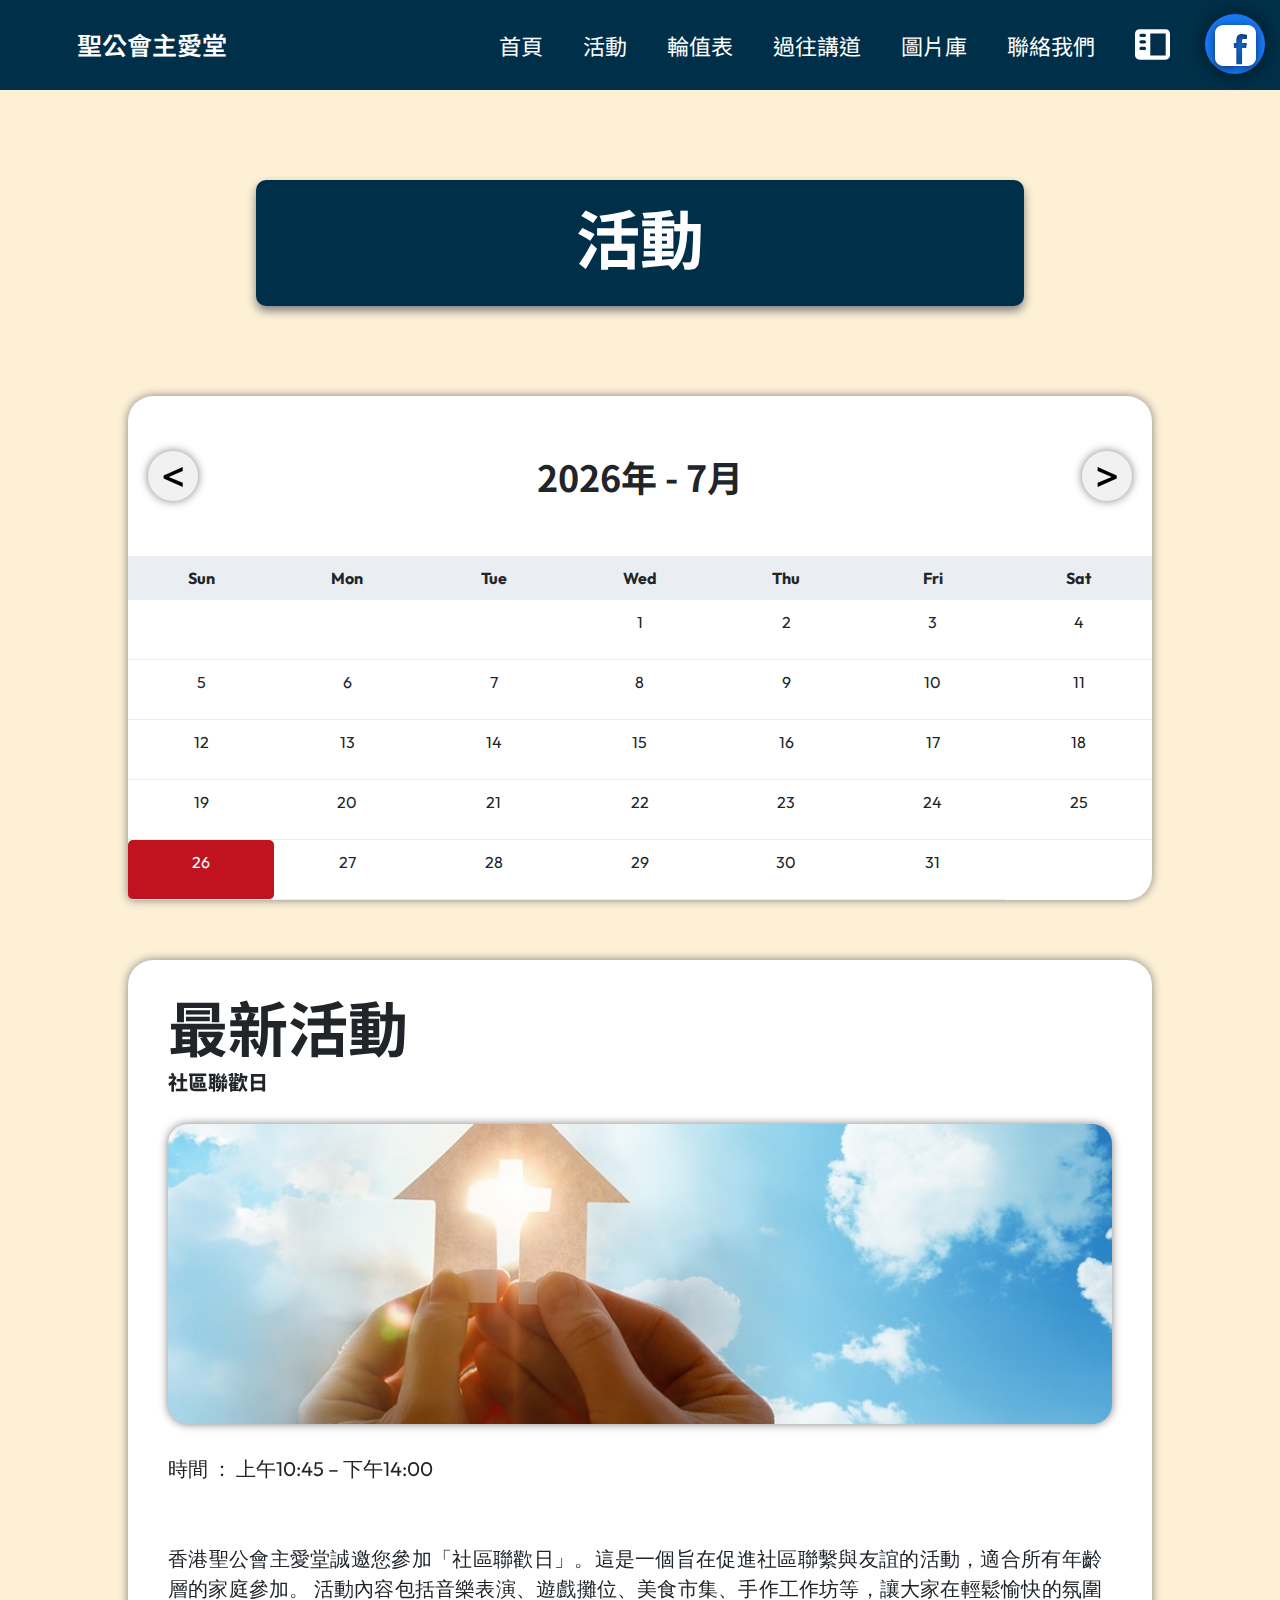
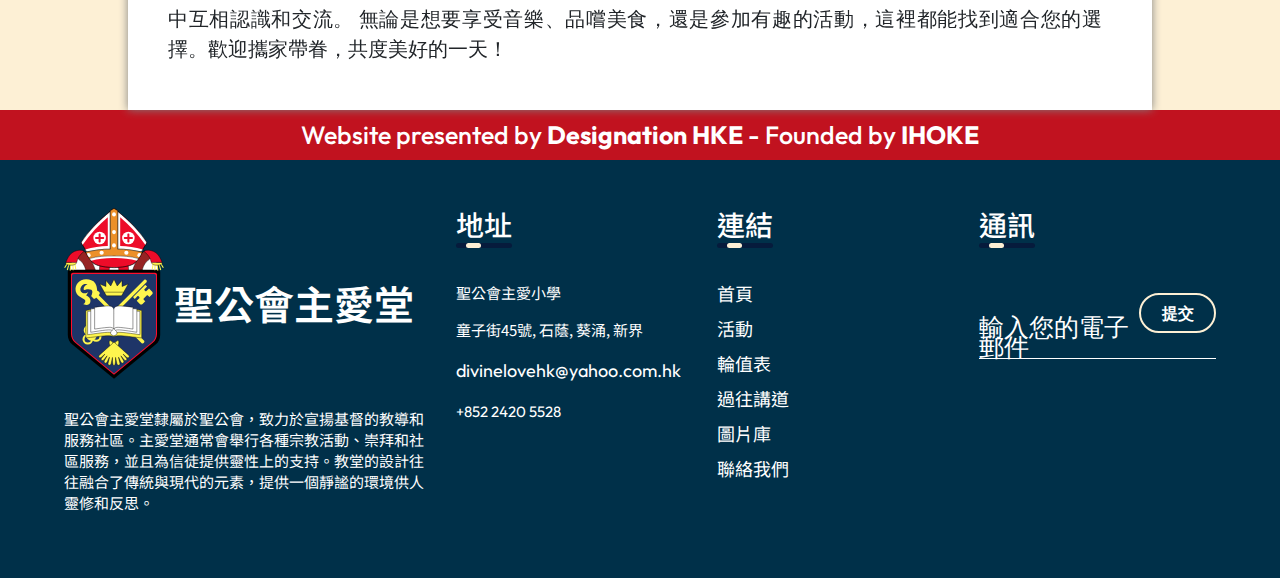
<file: subpages/events/events.html>
<!doctype html>
<html>

	<head>
		<!-- Meta -->
		<meta charset="utf-8">
		<title>聖公會主愛堂 - 活動</title>
		<link rel="icon" type="images/x-icon" href="../../images/common/emblem.ico">
				
		<!-- Preconnect to Google Fonts-->
		<link rel="preconnect" href="https://fonts.googleapis.com">
		<link rel="preconnect" href="https://fonts.gstatic.com" crossorigin>

		<!-- Font Downloads -->
		<link href="https://fonts.googleapis.com/css2?family=Noto+Sans+TC:wght@100..900&display=swap" rel="stylesheet">
		<link href="https://fonts.googleapis.com/css2?family=Outfit:wght@100..900&display=swap" rel="stylesheet">

		<!-- CSS Link -->
		<link href="../../common.css" rel="stylesheet">
		<link href="events.css" rel="stylesheet">

		<!-- BootStrap -->
		<link href="https://cdn.jsdelivr.net/npm/bootstrap@5.3.3/dist/css/bootstrap.min.css" rel="stylesheet" integrity="sha384-QWTKZyjpPEjISv5WaRU9OFeRpok6YctnYmDr5pNlyT2bRjXh0JMhjY6hW+ALEwIH" crossorigin="anonymous">

		<!--Scroll To Top-->
		<script>
			function scrollToTop() {
				window.scrollTo({
				top: 0,
				behavior: 'smooth' // Smooth scroll
				});
			}
			
			// Show button when scrolling down
			window.onscroll = function() {
				const button = document.getElementById('scrollToTop');
				if (document.body.scrollTop > 100 || document.documentElement.scrollTop > 100) {
				button.style.display = 'block'; // Show button
				} else {
				button.style.display = 'none'; // Hide button
				}
			};
		</script>
	</head>

	<body class="body-main">

		<!-- BootStrap -->
		<script src="https://cdn.jsdelivr.net/npm/bootstrap@5.3.3/dist/js/bootstrap.bundle.min.js" integrity="sha384-YvpcrYf0tY3lHB60NNkmXc5s9fDVZLESaAA55NDzOxhy9GkcIdslK1eN7N6jIeHz" crossorigin="anonymous"></script>

		<!-- Start of NavBar v2 -->
		<nav class="nav-flex">
			<ul lang="zh-HK">
				<li><a href="https://dwk.hkskh.org/divinelove/index.aspx">	聖公會主愛堂	</a></li>
				<li><a href="../../index.html">								首頁			</a></li>
				<li><a href="../events/events.html">						活動			</a></li>
				<li><a href="../duty/duty.html">							輪值表			</a></li>
				<li><a href="../sermons/sermons.html">						過往講道		</a></li>
				<li><a href="../gallery/gallery.html">						圖片庫			</a></li>
				<li><a href="../contact/contact.html">						聯絡我們		</a></li>
				<li onclick=sideNavShow()><img src="../../images/common/sidebar.svg" height="35px"></li>
				<li>
					<div>
						<button class="nav-action">
							<link href="../../components/spin-fb.css" rel="stylesheet">
							<a href="https://www.facebook.com/JDmOwO" class="nav-fb">
							<svg xmlns="http://www.w3.org/2000/svg" xmlns:xlink="http://www.w3.org/1999/xlink" version="1.0" x="0px" y="0px" width="41" height="41" viewBox="0 0 50 50" class="icon icons8-Facebook-Filled">
								<path d="M40,0H10C4.486,0,0,4.486,0,10v30c0,5.514,4.486,10,10,10h30c5.514,0,10-4.486,10-10V10C50,4.486,45.514,0,40,0z M39,17h-3 c-2.145,0-3,0.504-3,2v3h6l-1,6h-5v20h-7V28h-3v-6h3v-3c0-4.677,1.581-8,7-8c2.902,0,6,1,6,1V17z" fill="#ffffff"></path>
							</svg>
							</a>
						</button><br>
					</div>
				</li>
			</ul>
		</nav>

		<!-- Start of Sidebar -->
		<div class="nav-side-bg">
			<nav class="nav-side font-HK">
				<li><a href="https://dwk.hkskh.org/divinelove/index.aspx">	聖公會主愛堂	</a></li>

				<li onclick=sideNavHide()>
					<p class=" v-center">關閉此視窗</p>
					<svg xmlns="http://www.w3.org/2000/svg" width="40" height="40" viewBox="0 0 24 24" fill="none" stroke="currentColor" stroke-width="2" stroke-linecap="round" stroke-linejoin="round" style="position: relative; top: 4px;">
						<line x1="5" y1="12" x2="19" y2="12"></line>
						<polyline points="12 5 19 12 12 19"></polyline>
					</svg>
				</li>

				<li><a href="../../index.html">								首頁			</a></li>
				<li><a href="../events/events.html">						活動			</a></li>
				<li><a href="../duty/duty.html">							輪值表			</a></li>
				<li><a href="../sermons/sermons.html">						過往講道		</a></li>
				<li><a href="../gallery/gallery.html">						圖片庫			</a></li>
				<li><a href="../contact/contact.html">						聯絡我們		</a></li>
			</nav>
		</div>
		<!-- End of Sidebar -->

		<!-- JS for the Sidebar -->
		<script>
			function sideNavShow() {
				const sideNavBG = document.querySelector(".nav-side-bg");
				const sideNav = document.querySelector(".nav-side");

				sideNavBG.classList.add("show");
				sideNav.classList.add("show");

				document.body.style.overflow = "hidden";
			}

			function sideNavHide() {
				const sideNavBG = document.querySelector(".nav-side-bg");
				const sideNav = document.querySelector(".nav-side");

				sideNavBG.classList.remove("show");
				sideNav.classList.remove("show");

				document.body.style.overflow = "";
			}
		</script>
		<!-- End of Sidebar JS -->
		<!-- End of NavBar v2 -->

		<!-- Start of Calendar -->
		<div class="s-header-c">
			<div class="s-header-m">
				<h2>
					<span class="chi">活動</span>
					<span class="eng">Events</span>
				</h2>
			</div>
		</div>

		<section class="s1 container-fluid g-0">
			<div class="row g-0">
				<div class="calendar">
					<div class="calendar-header">
					<button id="prev-month"><</button>
					<div id="month-year" lang="zh-HK"></div>
					<button id="next-month">></button>
					</div>
					<div class="calendar-body">

						<div class="calendar-weekdays">
							<div>Sun</div>
							<div>Mon</div>
							<div>Tue</div>
							<div>Wed</div>
							<div>Thu</div>
							<div>Fri</div>
							<div>Sat</div>
						</div>
						
					<div class="calendar-weekdays">
						<!-- Weekday Names -->
					</div>
					<div class="calendar-dates">
						<!-- Dates will be populated here -->
					</div>
					</div>
				</div>
				
				<script src="calendar.js"></script>

			</div>
		</section>
		<!-- End of Calendar -->

		<!-- Start of Section 1 - Info -->
		<section class="s2">
			<div class="s2-slide">
				<h2 lang="zh-HK">最新活動</h2>
				<h6 lang="zh-HK">社區聯歡日</h6>
				<div class="s2-img">
					<img src="images/eventCoverPage.jpg">
				</div>
				<p class="overflow-y">
					時間 ： 上午10:45 – 下午14:00<br>
					<br><br>
					香港聖公會主愛堂誠邀您參加「社區聯歡日」。這是一個旨在促進社區聯繫與友誼的活動，適合所有年齡層的家庭參加。
					活動內容包括音樂表演、遊戲攤位、美食市集、手作工作坊等，讓大家在輕鬆愉快的氛圍中互相認識和交流。
					無論是想要享受音樂、品嚐美食，還是參加有趣的活動，這裡都能找到適合您的選擇。歡迎攜家帶眷，共度美好的一天！
				</p>
			</div>
		</section>
		<!-- End of Section 1 -->

		<div class="row footer-credit g-0">
			<div class="col-12 text-center">
				<a href="https://github.com/IHOKE/AST10926-Church-Redesign-v3"><h2 class="v-center">Website presented by <b>Designation HKE</b> - Founded by <b>IHOKE</b></h2></a>
			</div>
		</div>
			
			<!-- Start of Footer -->
			<footer>
				<div class="row fot-row">
				<div class="col-4 fot-col">
					<div class="logo-container">
					<img src="../../images/common/emblem.svg" alt="Logo" class="logo">
					<h6>
						<span class="chi">聖公會主愛堂</span>
						<span class="eng">Church of Divine Love</span>
					</h6>
					</div>
					<p>
						<span class="chi">聖公會主愛堂隸屬於聖公會，致力於宣揚基督的教導和服務社區。主愛堂通常會舉行各種宗教活動、崇拜和社區服務，並且為信徒提供靈性上的支持。教堂的設計往往融合了傳統與現代的元素，提供一個靜謐的環境供人靈修和反思。</span>
						<span class="eng">The Episcopal Church of the Lord's Love is affiliated with the Episcopal Church and is committed to proclaiming the teachings of Christ and serving the community. The Church of the Lord's Love typically holds a variety of religious programs, worship services, and community services, and provides spiritual support for its members. The design of the church is often a blend of traditional and modern elements, providing a quiet environment for spirituality and reflection. Translated with DeepL.com (free version)</span>
					</p>
				</div>
				
				<div class="col fot-col">
					<h3>
						<span class="chi">地址</span>
						<span class="eng">Address</span>
						<div class="line"><span></span></div>
					</h3>
					<a href="https://maps.app.goo.gl/H6TnAkTS7bFM9z5c6">
					<p>
						<span class="chi">聖公會主愛小學</span>
						<span class="eng">HKSKH School of Divine Love</span>
					</p>
					<p>
						<span class="chi">童子街45號, 石蔭, 葵涌, 新界</span>
						<span class="eng">45 Tung Tsz Street, Shek Yam, Kwai Chung, New Territories</span>
					</p>
					</a>
					<p class="email"><a href="mailto:divinelovehk@yahoo.com.hk">divinelovehk@yahoo.com.hk</a></p>
					<p>+852 2420 5528</p>
				</div>
				
				<div class="col fot-col">
					<h3>
						<span class="chi">連結</span>
						<span class="eng">Link</span>
						<div class="line"><span></span></div>
					</h3>
					<ul>
						<li><a href="index.html">
							<span class="chi">首頁</span>
							<span class="eng">Homepage</span>
						</a></li>

						<li><a href="subpages/events/events.html">
							<span class="chi">活動</span>
							<span class="eng">Events</span>
						</a></li>

						<li><a href="subpages/duty/duty.html">				
							<span class="chi">輪值表</span>
							<span class="eng">Duties</span>
						</a></li>

						<li><a href="subpages/sermons/sermons.html">
							<span class="chi">過往講道</span>
							<span class="eng">Sermons</span>
						</a></li>

						<li><a href="subpages/gallery/gallery.html">
							<span class="chi">圖片庫</span>
							<span class="eng">Gallery</span>
						</a></li>
						
						<li><a href="subpages/contact/contact.html">
							<span class="chi">聯絡我們</span>
							<span class="eng">Contact</span>
						</a></li>
					</ul>
				</div>
				
				<div class="col fot-col">
					<h3>
						<span class="chi">通訊</span>
						<span class="eng">Contact</span>
						<div class="line"><span></span></div>
					</h3>
					<form>
						<div class="inputBox">
							<input type="email" required>
							<span class="chi">輸入您的電子郵件</span>
							<span class="eng">Enter your email</span>
						</div>
						<input class="btn btn-primary sub-btn chi" type="submit" value="提交">
					</form>
				
				</div>
				</div>
			</footer>
			<!-- End of Footer -->
			<button id="scrollToTop" onclick="scrollToTop()" style="display: none;">↑</button>
	</body>

</html>
</file>
<file: common.css>
@charset "utf-8";

/* Pallette */
:root {
	--color-primary-1: #003049;
	--color-primary-2: #669BBC;
	--color-accent: #780000;
	--color-white:#FDF0D5;
	--color-highlight:#C1121F;
	--color-shadow: gray;

	--color-font-white:#ffffff;
	--color-font-black:#000000;
}

.body-main {
	background-color:var(--color-white);
	font-family: "Outfit", serif;
	overflow-x: hidden;
}

[lang="zh-HK"] {
	font-family: 'Noto Sans TC', serif !important;
}

header {
	height: 20vw;
	max-height: 180px;
	width: 100vw !important;
}

/* Start of Section Headers */
.s-header-c{
	width: 100vw;
	display: flex;
	flex-direction: column;
	padding: 10vh 0;

	.s-header-l, .s-header-r, .s-header-m{
		width: 60%;
		padding: 2vh 0;
		display: flex;
		flex-direction: column;
		justify-content: center;
		min-height: 100px;
		max-height: 150px;
		color: var(--color-font-white);
		background-color: var(--color-primary-1);
	}
	
	.s-header-l{
		align-self: start;
		align-items: start;
		border-radius: 0px 10px 10px 0px;
		filter: drop-shadow( -5px 5px 5px var(--color-shadow) );
		padding-left: 10vw;
	}

	.s-header-m{
		align-self: center;
		align-items: center;
		border-radius: 10px 10px 10px 10px;
		filter: drop-shadow( 0 5px 5px var(--color-shadow) );
	}

	.s-header-r{
		align-self: end;
		align-items: end;
		border-radius: 10px 0px 0px 10px;
		filter: drop-shadow( 5px 5px 5px var(--color-shadow) );
		padding-right: 10vw;
	}
}

.s-header-l h2, .s-header-r h2, .s-header-m h2{
	font-size: clamp(50px, 5vw, 80px);
	font-weight: 700;
}
/* End of Section Headers */

/* Start of Footer */
.footer-credit {
	border: solid var(--color-highlight) 1.5px;
	border-left: none; border-right: none;
	transition: 0.3s ease-in-out;
	width: 100vw;
	height: 50px;
	background-color: var(--color-highlight);
	white-space: nowrap;
	a{
		text-decoration: none;
	}

}

.footer-credit:hover{
	h2{color: var(--color-highlight);}
	background-color: var(--color-font-white);
	border-color: var(--color-highlight);
}

.footer-credit h2 {
	margin: auto;
	font-size: 25px;
	color: #fff;
}

footer{
	width: 100vw;
	position: relative;
	bottom: 0;
	background-color: var(--color-primary-1);
	color: var(--color-font-white);
	padding: 3% 5%;
	font-size: 13px;
	line-height: 20px;
}

.fot-row{
	margin: auto;
	display: flex;
	flex-wrap: wrap;
	align-items: flex-start;
	justify-content: space-between;
}
.fot-col{
	padding: 10px ;
}

.fot-col .logo-container {
	display: flex; /* Use flexbox for alignment */
	align-items: center; /* Center items vertically */
}
.logo{
	width: 100px;
	margin-bottom: 30px;
	margin-right: 10px;
}
.fot-col .logo-container h6{
	color: #fff; /* Change the text color */
	font-family: "Kanit", sans-serif; /* Use the same font */
	font-weight: 600; /* Adjust font weight */
	font-size: 40px; /* Adjust font size as needed */
}
.fot-col h3{
	width: fit-content;
	margin-bottom: 40px;
	position: relative;
}
.fot-col p{
	font-size: 15px;
}
.fot-col a{
	text-decoration: none;
	color: #fff;
	font-size: 18px;
}
.fot-col a:hover{
	text-decoration: underline;
}

.email{
	width: fit-content;
	margin: 20px 0;
}
.fot-col ul{
	padding-left: 0%;
}
.fot-col ul li{
	list-style: none;
	margin-bottom: 12px;
}
ul li a{
	text-decoration: none;
	color: #fff;
}
.fot-col form{
	padding-bottom: 15px;
	display: flex;
	align-items: center;
	justify-content: space-between;
	border-bottom: 1px solid#fff;
	margin-bottom: 50px;
}
.fot-col .inputBox {
	position: relative;
	width: 100%;
	margin-top: 20px; /* Adjust as needed */
}
.fot-col form .inputBox input{
	width: 100%;
	padding: 10px 0;
	border: none;
	background: transparent;
	color: #fff;
	outline: none;
	resize: none;
	font-size: 15px;
}
.fot-col .inputBox span {
	position: absolute;
	left: 0;
	pointer-events: none;
	padding: 5px 0;
	margin: 10px 0;
	color: #fff; /* Placeholder color */
	transition: 0.5s;
	font-family: "Kanit";
	font-weight: 400;
	font-size: 25px;
}
.fot-col form .inputBox input:focus ~ span,
.fot-col form .inputBox input:valid ~ span{
	color: var(--color-white);
	font-size: 20px;
	transform: translateY(-24px);
}
.fot-col form .sub-btn{
	width: 100px;
	font-weight: 600;
	display: inline-block;
	background: transparent;
	border: 2px solid var(--color-white);
	border-radius: 40px;
	text-decoration: none;
}

.fot-col form .sub-btn:hover{
	background-color: #fff;
	color: var(--color-primary-1);
	box-shadow: 0 0 10px var(--color-white);
}
input::placeholder{
	color: #fff;
	font-weight: 300;
	font-size: 18px;
}

.line{
	width: 100%;
	height: 5px;
	background: #061b3c;
	border-radius: 3px;
	position: absolute;
	top: 35px;
	left: 0;
	overflow: hidden;
}
.line span{
	width: 15px;
	height: 100%;
	background: var(--color-white);
	border-radius: 3px;
	position: absolute;
	top: 0;
	left: 10px;
	animation: moving 2s linear infinite;
}
@keyframes moving{
	0%{
		left: -20px;
	}
	100%{
		left: 100%;
	}
}
/* End of Footer */

/* Start of Nav v2 */
.nav-flex {
	width: 100vw;
	position: sticky;
	top: 0;
	display: flex;
	align-items: center;
	padding: 15px;
	background-color: var(--color-primary-1);
	z-index: 1000;
	color: var(--color-font-white);
	overflow: hidden;
}

.nav-flex ul{
	margin: 0px;
	display: flex;
	list-style: none;
	height: 60px;
	width: 100%;
	font-size: 22px;
	align-items: center;
	justify-content: flex-end;
}

.nav-flex li{
	transition-duration: 0.25s;
	border-radius: 5px;
	a{
		display: block;
		padding: 15px 20px;
		text-decoration: none;
		color: var(--color-font-white);
		height: 100%;
		width: 100%;
	}
}

.nav-flex li:nth-child(8){
	padding: 12px 20px 15px 20px;
}

.nav-flex li:hover{
	background-color:var(--color-highlight);
}

.nav-flex li:nth-child(1):hover{
	background-color:var(--color-primary-2);

}

.nav-flex li:nth-last-child(1):hover{
	background-color:var(--color-primary-1);
}

.nav-flex li:nth-child(1){
	white-space: nowrap;
	margin-right: auto;
	padding: 0px 10px;
	font-size: 25px;
	font-weight: 600;
}

.nav-flex li:nth-child(n+2):nth-child(-n+3) {
	@media (max-width: 1100px) {
		display: none;
	}
}

.nav-flex li:nth-child(4) {
	@media (max-width: 1000px) {
		display: none;
	}
}

.nav-flex li:nth-child(5) {
	@media (max-width: 850px) {
		display: none;
	}
}

.nav-flex li:nth-child(n+6):nth-last-child(n+3) {
	@media (max-width: 675px) {
		display: none;
	}
}

.nav-flex li:nth-last-child(2){
	margin-right: 15px;
}

.nav-side-bg{
	display: flex;
	position: sticky;
	top: 0px; right: 0px;
	height: 100%; width: 100%;
	backdrop-filter: blur(2.5px);
	z-index: 1050;
	transition: ease-in-out;
	transition-duration: 1s;

	opacity: 0;
	visibility: hidden;
	transition: opacity 0.5s ease-in-out, visibility 0.5s ease-in-out;
}

.nav-side-bg.show {
	display: flex; /* Set to flex when shown */
	opacity: 1;
	visibility: visible;
}

.nav-side {
	position: fixed;
	right: -100%;
	display: none;
	flex-direction: column;
	align-items: end;
	z-index: 1100;
	height: 100vh;
	width: 300px;
	max-width: 80%;
	background-color: var(--color-primary-1);
	filter: drop-shadow(0px 0px 10px var(--color-font-white));
	transition: 0.5s ease-in-out;
}

.nav-side.show{
	right: 0;
	overflow-y: hidden !important;
	display: flex;
}

.nav-side li{
	color: var(--color-font-white);
	width: 100%;
	display: flex;
	justify-content: end;
	font-size: 25px;
	transition-duration: 0.25s;
	list-style: none;
	a {
		color: var(--color-font-white);
		text-decoration: none;
		display: flex;
		justify-content: end;
		padding: 10px 40px;
		height: 100%;
		width: 100%;
	}
}

.nav-side li:hover{
	background-color:var(--color-highlight);
}

.nav-side li:nth-child(1){
	font-size: 30px;
	font-weight: 600;
}

.nav-side li:nth-child(2){
	padding: 0 30px;
	font-size: 20px;
	border-bottom: var(--color-font-white) solid;
}
/* End of Nav v2 */

/* Helper Classes*/
.font-HK {
	font-family: 'Noto Sans TC', serif !important;
}

.chi{
	font-family: 'Noto Sans TC', serif;
}

.eng{
	font-family: 'Outfit', serif;
	display: none;
}

.extender {height: 200px;}

.v-center {
	position: relative;
	transform: translateY(-50%);
	top: 50%;
}

.h-center {
	position: relative;
	transform: translateX(-50%);
	left: 50%;
}

.overflow-y { overflow-y:auto; }

.w-test{
	background-color: white;
	mix-blend-mode: difference;
	height: 10px;
	width: 100%;
}

.w-full{ width: 100%; }

.h-full{ height: 100%; }

.b-solid {border: solid !important;}

.b-horizontal {border-right: solid; border-left: solid;}

#scrollToTop {
	position: fixed;
	bottom: 30px;
	right: 30px;
	background-color: var(--color-primary-2); /* Button color */
	color: var(--color-font-white);
	border: 2px var(--color-primary-2) black;
	border-radius: 10px;
	width: 50px;
	height: 50px;
	font-size: 24px;
	cursor: pointer;
	box-shadow: 0px 2px 5px rgba(0, 0, 0, 0.3);
	transition: 0.3s;
	z-index: 100;
}

#scrollToTop:hover {
	background-color: var(--color-highlight); /* Hover color */
}
</file>
<file: subpages/events/events.css>
@charset "utf-8";
body{
	--color-select: #f1f1f1;
}
/* start of Calendar */
.calendar {
	margin: 0 -10vh 60px 10% !important;
	width: 80% !important;
	background-color: #fff;
	filter: drop-shadow(0 0 5px var(--color-shadow));
	border-radius: 25px;
}

.calendar-header {
	height: 160px;
	padding: 0px 20px;

	display: flex;
	justify-content: space-between;
	align-items: center;

	font-size: 30px;
}

.calendar-header button {
	height: 50px;
	width: 50px;
	border-radius: 100%;
	transition: 0.3s;
	line-height: 0px;
	margin: auto 0px;
	border: solid var(--color-select);
	color: var(--color-font-black);
	background-color: var(--color-select);
	font-size: 1.5em;
	cursor: pointer;
	filter: drop-shadow(0 0 5px var(--color-shadow));
}

.calendar-header button:hover {
	background-color: var(--color-highlight);
	border-color: var(--color-highlight);
	color: var(--color-font-white);
}

#month-year {
	font-size: 1.2em;
	font-weight: bold;
}

.calendar-weekdays, .calendar-dates {
	display: grid;
	grid-template-columns: repeat(7, 1fr);
}

.calendar-weekdays div, .calendar-dates div {
	text-align: center;
	padding: 10px;
}

.calendar-weekdays {
	background-color: #eaeef3;
}

.calendar-weekdays div {
	font-weight: bold;
}

.calendar-dates div {
	height: 60px;
	border-bottom: 1px solid #eaeef3;
	cursor: pointer;
}

.calendar-dates div:hover {
	border-radius: 5px;
	background-color: var(--color-select);
	border: solid var(--color-highlight);
}

.event-date {
	background-color: var(--color-primary-2);
	color: var(--color-font-white);
	border-radius: 5px;
}

.event-date:hover {
	border-radius: 5px;
	border: solid var(--color-highlight);
	background-color: var(--color-primary-2) !important;
}

.current-date {
	background-color: var(--color-highlight);
	color: var(--color-font-white);
	border-radius: 5px;
}

/* End of Calendar */

.s2 {
	width: 80vw;
	height: 750px;
	background-color: var(--color-font-white);
	border-radius: 25px 25px 0px 0px;
	border-bottom: none;
	margin: 0px auto;
	padding: 30px 40px;
	filter: drop-shadow(0 0 5px var(--color-shadow));
}

.s2 h2 {
	font-size: 60px;
	font-weight: 700;
}

.s2 h6 {
	font-size: 20px;
	font-weight: 800;
}

.s2-img {
	height: 300px;
	width: 100%;
	margin: 30px auto;
	border-radius: 20px;
	overflow: hidden;
	filter: drop-shadow(0 0 5px var(--color-shadow));
}

.s2-img img {
	height: 100%;
	width: 100%;
	object-fit: cover;
}

.s2 p {
	height: 220px;

	font-size: 20px;
	padding: 0px 10px 0px 0px;

	text-align: justify;
	text-justify: inter-word;
	
}
</file>
<file: components/spin-fb.css>
@charset "utf-8";

/* Stolen From UIverse */
.nav-action {
	margin-top: 30px;
	background-color: #1877F2;
	border: none;
	border-radius: 50%;
	box-shadow: 0 0 20px 0 rgba(0, 0, 0, 0.5);
	animation: sway 2s infinite alternate;
	width: 60px;
	height: 60px;
	display: flex;
	justify-content: center;
	align-items: center;
	perspective: 500px;
	transition: transform 0.5s, box-shadow 0.5s;

}

.nav-action:hover {
	transform: rotate(-360deg);
	box-shadow: 0 0 20px 0 rgba(0, 0, 255, 0.5);
}

@keyframes grow {
	0% {
	transform: scale(1);
	}

	100% {
	transform: scale(10);
	}
}

@keyframes glow {
	0% {
	text-shadow: gold 1px 1px 1px;
	}

	100% {
	text-shadow: gold 0 0 10px gold;
	}
}

.icon {
	filter: drop-shadow(0 2px 4px rgba(0, 0, 0, 0.6));
	transition: transform 0.5s;
	position: relative;
	left: -16px;
	top: -5px;
}

.icon:hover {
	transform: scale(1.25);
	filter: drop-shadow(1px 2px 4px rgba(0,0,0,0.9))
}

.follow-text {
	color: white;
	position: relative;
	top: 3em;
	left: -4em;
	transition: transform 0.5s;
}

.follow-text:hover {
	transform: scale(1.2);
	color: rgba(31,81,255,100);
	filter: drop-shadow(2px 2px 4px rgba(31,81,255,2.0))
}

/* End of Stolen */
</file>
